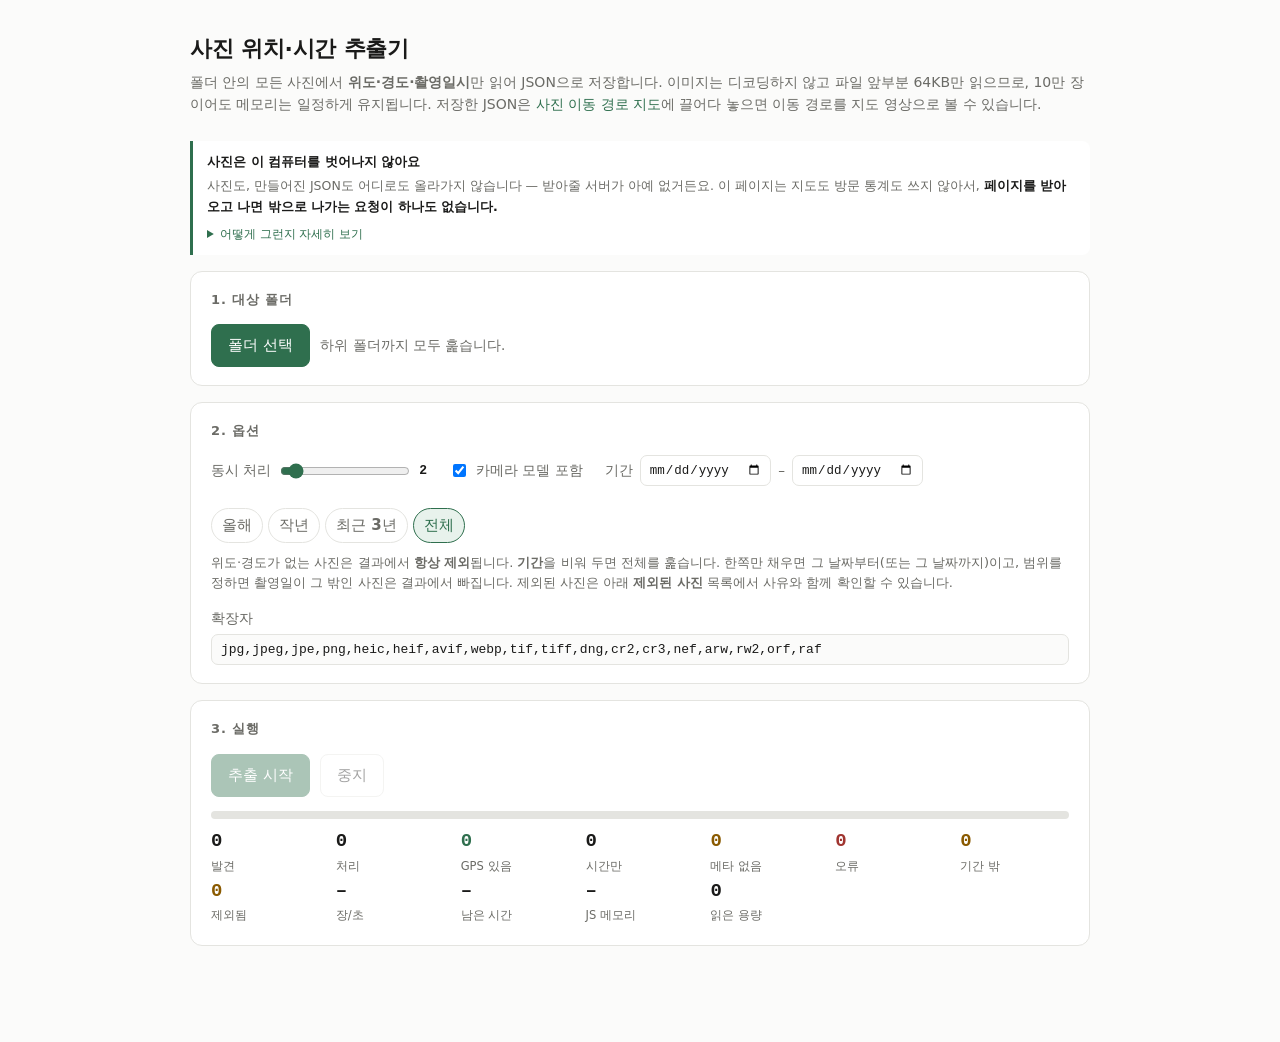
<file: photo-geo-extractor.html>
<!doctype html>
<html lang="ko">
<head>
<meta charset="utf-8">
<meta name="viewport" content="width=device-width,initial-scale=1">
<title>사진 위치·시간 추출기</title>
<style>
:root{
  color-scheme:light dark;
  --bg:#fbfbfa; --panel:#fff; --ink:#1a1a19; --dim:#6b6b66; --line:#e4e4e0;
  --accent:#2f6f4e; --accent-soft:#e8f2ec; --warn:#8a5a00; --err:#a03530;
  --mono:ui-monospace,SFMono-Regular,Menlo,Consolas,monospace;
}
@media (prefers-color-scheme:dark){:root{
  --bg:#16171a; --panel:#1e2024; --ink:#e9e9e6; --dim:#95958e; --line:#2e3137;
  --accent:#6fbf95; --accent-soft:#1e2f27; --warn:#d6a44a; --err:#e07a72;
}}
*{box-sizing:border-box}
body{margin:0;background:var(--bg);color:var(--ink);
  font:15px/1.55 -apple-system,BlinkMacSystemFont,"Pretendard","Apple SD Gothic Neo","Malgun Gothic",system-ui,sans-serif;}
.wrap{max-width:940px;margin:0 auto;padding:32px 20px 80px}
h1{font-size:22px;margin:0 0 6px;letter-spacing:-.01em}
.sub{color:var(--dim);font-size:14px;margin:0 0 26px}
.card{background:var(--panel);border:1px solid var(--line);border-radius:12px;padding:18px 20px;margin-bottom:16px}
.card h2{font-size:13px;text-transform:uppercase;letter-spacing:.07em;color:var(--dim);margin:0 0 14px;font-weight:600}
button{font:inherit;font-weight:550;padding:9px 16px;border-radius:8px;border:1px solid var(--line);
  background:var(--panel);color:var(--ink);cursor:pointer}
button:hover:not(:disabled){border-color:var(--dim)}
button:disabled{opacity:.4;cursor:default}
button.primary{background:var(--accent);border-color:var(--accent);color:#fff}
@media (prefers-color-scheme:dark){button.primary{color:#10241a}}
.row{display:flex;gap:10px;align-items:center;flex-wrap:wrap}
.pathchip{font:12px/1.4 var(--mono);background:var(--accent-soft);color:var(--accent);
  padding:5px 10px;border-radius:6px;word-break:break-all}
label.opt{display:flex;gap:7px;align-items:center;font-size:13.5px;color:var(--dim);cursor:pointer}
input[type=range]{width:130px;accent-color:var(--accent)}
input[type=text]{font:13px var(--mono);padding:7px 9px;border:1px solid var(--line);border-radius:7px;
  background:var(--bg);color:var(--ink);width:100%}
.bar{height:8px;background:var(--line);border-radius:99px;overflow:hidden;margin:14px 0 10px}
.bar>i{display:block;height:100%;width:0;background:var(--accent);transition:width .25s ease}
.stats{display:grid;grid-template-columns:repeat(auto-fit,minmax(108px,1fr));gap:2px 16px}
.stat b{display:block;font:600 19px/1.3 var(--mono);letter-spacing:-.02em}
.stat span{font-size:11.5px;color:var(--dim)}
.stat.warn b{color:var(--warn)} .stat.err b{color:var(--err)} .stat.good b{color:var(--accent)}
pre.log{font:11.5px/1.6 var(--mono);background:var(--bg);border:1px solid var(--line);border-radius:8px;
  padding:10px 12px;max-height:190px;overflow:auto;margin:12px 0 0;white-space:pre-wrap;color:var(--dim)}
table{width:100%;border-collapse:collapse;font:12px/1.5 var(--mono);margin-top:4px}
th,td{text-align:left;padding:5px 8px;border-bottom:1px solid var(--line);white-space:nowrap;
  overflow:hidden;text-overflow:ellipsis;max-width:230px}
th{color:var(--dim);font-weight:600;font-size:11px;text-transform:uppercase;letter-spacing:.05em}
.note{font-size:13px;color:var(--dim);margin-top:12px}
.note code{font:12px var(--mono);background:var(--bg);padding:1px 5px;border-radius:4px;border:1px solid var(--line)}
.hide{display:none}
input[type=date]{font:12.5px var(--mono);padding:6px 8px;border:1px solid var(--line);
  border-radius:7px;background:var(--panel);color:var(--ink);color-scheme:inherit}
.chips{display:inline-flex;gap:5px;flex-wrap:wrap}
.chip{padding:5px 10px;font:600 11.5px/1.2 inherit;cursor:pointer;
  border:1px solid var(--line);border-radius:999px;background:var(--panel);color:var(--dim)}
.chip:hover{border-color:var(--dim);color:var(--ink)}
.chip.on{background:var(--accent-soft);border-color:var(--accent);color:var(--accent)}
.gobtn{display:inline-block;background:var(--accent);color:#fff;text-decoration:none;
  font-size:13.5px;font-weight:600;padding:10px 18px;border-radius:9px;white-space:nowrap}
.gobtn:hover{opacity:.9;text-decoration:none}
.gobar{position:fixed;left:0;right:0;bottom:0;z-index:30;display:flex;gap:16px;
  align-items:center;justify-content:center;flex-wrap:wrap;padding:12px 18px;
  background:var(--panel);border-top:1px solid var(--line);box-shadow:0 -2px 16px rgba(0,0,0,.07)}
.gobar .txt{font-size:13px;color:var(--dim)}
.gobar.hide{display:none}       /* .hide 보다 뒤에 오므로 display를 다시 눌러줘야 한다 */
.gobar .txt b{color:var(--ink);font-weight:600}
@media (max-width:560px){.gobar{gap:9px;padding:10px 14px}.gobar .txt{font-size:12px}}
body.hasgo .wrap{padding-bottom:130px}
.banner{border-left:3px solid var(--warn);background:var(--panel);padding:10px 14px;border-radius:0 8px 8px 0;
  font-size:13.5px;color:var(--dim);margin-bottom:16px}
.privacy-note{border-left:3px solid var(--accent);background:var(--panel);padding:10px 14px;border-radius:0 8px 8px 0;
  font-size:12.5px;color:var(--dim);margin:0 0 16px;line-height:1.65}
.privacy-note>b{display:block;color:var(--ink);font-size:13px;margin-bottom:3px}
.privacy-note p{margin:2px 0}
.privacy-note b{color:var(--ink);font-weight:600}
.privacy-note details{margin-top:8px}
.privacy-note summary{font-size:12px;color:var(--accent);cursor:pointer}
.privacy-note .pbody{margin-top:9px;padding-top:9px;border-top:1px solid var(--line)}
.privacy-note .pbody p{margin:0 0 10px}
.privacy-note .pbody p:last-child{margin-bottom:0}
a{color:var(--accent);text-decoration:none}
a:hover{text-decoration:underline}
</style>
</head>
<body>
<div class="wrap">
  <h1>사진 위치·시간 추출기</h1>
  <p class="sub">폴더 안의 모든 사진에서 <b>위도·경도·촬영일시</b>만 읽어 JSON으로 저장합니다.
     이미지는 디코딩하지 않고 파일 앞부분 64KB만 읽으므로, 10만 장이어도 메모리는 일정하게 유지됩니다.
     저장한 JSON은 <a href="index.html">사진 이동 경로 지도</a>에 끌어다 놓으면 이동 경로를 지도 영상으로 볼 수 있습니다.</p>

  <div class="privacy-note" role="note">
    <b>사진은 이 컴퓨터를 벗어나지 않아요</b>
    <p>사진도, 만들어진 JSON도 어디로도 올라가지 않습니다 — 받아줄 서버가 아예 없거든요.
      이 페이지는 지도도 방문 통계도 쓰지 않아서, <b>페이지를 받아오고 나면 밖으로 나가는 요청이 하나도 없습니다.</b></p>
    <details>
      <summary>어떻게 그런지 자세히 보기</summary>
      <div class="pbody">
        <p><b>사진을 어떻게 읽나요?</b><br>
          사진 파일의 앞부분 64KB만 살짝 읽어서 촬영 위치와 시각만 꺼냅니다. 사진을 열어 보지도, 고치지도,
          어디로 보내지도 않아요. 전부 이 브라우저 안에서 끝나고, 탭을 닫으면 읽은 내용도 같이 사라집니다.
          브라우저에 남는 기록도 없어요.</p>
        <p><b>정말 아무것도 안 나가나요?</b><br>
          네. 이 페이지에는 지도도, 방문 통계 스크립트도, 외부 라이브러리도 없습니다.
          궁금하시면 페이지를 연 다음 인터넷을 끄고 추출해 보세요 — 그대로 다 됩니다.
          (호스팅 서버의 접속 기록에 "이 페이지를 열었다"가 남을 수 있는데, 이건 어떤 웹사이트든 똑같습니다.)</p>
        <p><b>저장되는 파일</b><br>
          저장 버튼을 눌렀을 때만 다운로드 폴더에 만들어집니다.
          <code>photos-geo.json</code>에는 사진 경로·위도·경도·촬영 시각이,
          <code>photos-excluded.tsv</code>에는 좌표가 없어 빠진 사진의 경로가 들어갑니다.
          카메라 모델은 아래 옵션의 <b>카메라 모델 포함</b> 체크를 꺼서 뺄 수 있어요.</p>
        <p><b>이 파일은 남에게 주지 마세요.</b>
          <code>photos-geo.json</code>에는 위도·경도가 소수점까지 그대로 들어 있습니다. 사진 한 장의 좌표만으로도
          집 문 앞이 찍히고, 촬영 시각까지 함께 있어 언제 어디에 있었는지가 다 읽힙니다.
          <code>photos-excluded.tsv</code>에는 사진의 폴더·파일 이름이 들어가는데, 여기에 사람 이름이나
          여행지가 적혀 있는 경우가 많아요.
          보여줄 일이 있으면 JSON 대신 <b>지도 페이지에서 만든 영상</b>을 주세요 — 기본 지도 배경으로 만든
          영상에는 도로도 지명도 찍히지 않아서 훨씬 덜 드러납니다.</p>
      </div>
    </details>
  </div>

  <div id="compat" class="banner hide"></div>

  <div class="card">
    <h2>1. 대상 폴더</h2>
    <div class="row">
      <button id="pick" class="primary">폴더 선택</button>
      <button id="pickFallback" class="hide">폴더 선택 (호환 모드)</button>
      <input id="fbInput" type="file" webkitdirectory multiple class="hide">
      <span id="pickInfo" style="color:var(--dim);font-size:13.5px">하위 폴더까지 모두 훑습니다.</span>
    </div>
    <div id="pathChip" class="pathchip hide" style="margin-top:12px"></div>
  </div>

  <div class="card">
    <h2>2. 옵션</h2>
    <div class="row" style="gap:22px">
      <label class="opt">동시 처리 <input id="workers" type="range" min="1" max="16" value="6">
        <b id="workersN" style="font:600 13px var(--mono);color:var(--ink)">6</b></label>
      <label class="opt"><input id="wantModel" type="checkbox" checked> 카메라 모델 포함</label>
      <label class="opt">기간
        <input id="dFrom" type="date" title="시작 날짜">
        <span>–</span>
        <input id="dTo" type="date" title="끝 날짜">
      </label>
      <span class="chips" id="rangeChips">
        <button type="button" class="chip" data-r="this">올해</button>
        <button type="button" class="chip" data-r="last">작년</button>
        <button type="button" class="chip" data-r="3y">최근 3년</button>
        <button type="button" class="chip on" data-r="all">전체</button>
      </span>
    </div>
    <div class="note" style="margin-top:10px">위도·경도가 없는 사진은 결과에서 <b>항상 제외</b>됩니다.
      <b>기간</b>을 비워 두면 전체를 훑습니다. 한쪽만 채우면 그 날짜부터(또는 그 날짜까지)이고,
      범위를 정하면 촬영일이 그 밖인 사진은 결과에서 빠집니다.
      제외된 사진은 아래 <b>제외된 사진</b> 목록에서 사유와 함께 확인할 수 있습니다.</div>
    <div style="margin-top:14px">
      <label class="opt" style="display:block;margin-bottom:6px">확장자</label>
      <input id="exts" type="text" value="jpg,jpeg,jpe,png,heic,heif,avif,webp,tif,tiff,dng,cr2,cr3,nef,arw,rw2,orf,raf">
    </div>
  </div>

  <div class="card">
    <h2>3. 실행</h2>
    <div class="row">
      <button id="run" class="primary" disabled>추출 시작</button>
      <button id="stop" disabled>중지</button>
      <span id="phase" style="color:var(--dim);font-size:13.5px"></span>
    </div>
    <div class="bar"><i id="barFill"></i></div>
    <div class="stats">
      <div class="stat"><b id="sScanned">0</b><span>발견</span></div>
      <div class="stat"><b id="sDone">0</b><span>처리</span></div>
      <div class="stat good"><b id="sGps">0</b><span>GPS 있음</span></div>
      <div class="stat"><b id="sTime">0</b><span>시간만</span></div>
      <div class="stat warn"><b id="sNone">0</b><span>메타 없음</span></div>
      <div class="stat err"><b id="sErr">0</b><span>오류</span></div>
      <div class="stat warn"><b id="sRange">0</b><span>기간 밖</span></div>
      <div class="stat warn"><b id="sSkip">0</b><span>제외됨</span></div>
      <div class="stat"><b id="sRate">–</b><span>장/초</span></div>
      <div class="stat"><b id="sEta">–</b><span>남은 시간</span></div>
      <div class="stat"><b id="sHeap">–</b><span>JS 메모리</span></div>
      <div class="stat"><b id="sRead">0</b><span>읽은 용량</span></div>
    </div>
    <pre id="log" class="log hide"></pre>
    <div class="row hide" id="dlRow" style="margin-top:14px">
      <button id="dlJson" class="primary">JSON 내려받기</button>
      <button id="dlErr">오류 목록 내려받기</button>
    </div>
    <div class="row hide" id="mapRow" style="margin-top:16px">
      <a class="gobtn" href="index.html">지도 그리는 페이지로 이동 →</a>
      <span style="color:var(--dim);font-size:13px">저장한 JSON을 끌어다 놓으면 이동 경로가 그려집니다.</span>
    </div>
  </div>

  <div class="card hide" id="previewCard">
    <h2>미리보기 (앞 20건)</h2>
    <div style="overflow-x:auto"><table id="preview">
      <thead><tr><th>path</th><th>lat</th><th>lon</th><th>taken</th><th>tz</th></tr></thead><tbody></tbody></table></div>
    <div class="note">저장 형식: <code>[{"path","lat","lon","alt","taken","tz","takenUtc","gpsUtc","model","size"}, …]</code>
      — 값이 없는 필드는 생략됩니다. <code>taken</code>은 카메라 로컬 시각, <code>gpsUtc</code>는 GPS가 기록한 UTC입니다.</div>
  </div>

  <div class="card hide" id="excludedCard">
    <h2>제외된 사진 <span id="exCount" style="text-transform:none;letter-spacing:0"></span></h2>
    <div style="overflow-x:auto"><table id="excluded">
      <thead><tr><th>path</th><th>사유</th><th>촬영일시</th></tr></thead><tbody></tbody></table></div>
    <div class="note" id="exNote"></div>
    <div class="row" style="margin-top:12px"><button id="dlExcluded">제외 목록 내려받기</button></div>
  </div>
</div>

<div id="goBar" class="gobar hide">
  <span class="txt"><b>JSON 추출이 끝났습니다.</b> 이제 지도에 이동 경로를 그릴 수 있어요.</span>
  <a class="gobtn" href="index.html">지도 그리는 페이지로 이동 →</a>
</div>

<script type="text/js-worker" id="core">
/* exifcore.js — dependency-free extractor for GPS + capture time only.
 * Supports: JPEG, HEIC/HEIF/AVIF (ISOBMFF), PNG (eXIf), WebP (EXIF), TIFF/DNG.
 * Never decodes pixels. Reads only the metadata bytes.
 *
 * Entry point: locateTiff(buffer)  -> {tiff:n} | {fetch:{offset,length}} | {need:n} | {none:reason}
 *              readTags(buffer, tiffStart) -> record | {need:n}
 */
'use strict';

var TYPE_SIZE = { 1: 1, 2: 1, 3: 2, 4: 4, 5: 8, 6: 1, 7: 1, 8: 2, 9: 4, 10: 8, 11: 4, 12: 8 };

/* ---------- bounds-checked view ---------- */
function Buf(dv) { this.dv = dv; this.len = dv.byteLength; this.over = false; this.little = false; }
Buf.prototype.fits = function (o, n) {
  if (o < 0 || n < 0 || o + n > this.len) { this.over = true; return false; }
  return true;
};
Buf.prototype.u8 = function (o) { return this.fits(o, 1) ? this.dv.getUint8(o) : 0; };
Buf.prototype.u16 = function (o, le) { return this.fits(o, 2) ? this.dv.getUint16(o, le === undefined ? this.little : le) : 0; };
Buf.prototype.u32 = function (o, le) { return this.fits(o, 4) ? this.dv.getUint32(o, le === undefined ? this.little : le) : 0; };
Buf.prototype.i32 = function (o, le) { return this.fits(o, 4) ? this.dv.getInt32(o, le === undefined ? this.little : le) : 0; };
Buf.prototype.str = function (o, n) {
  if (!this.fits(o, n)) return '';
  var s = '';
  for (var i = 0; i < n; i++) { var c = this.dv.getUint8(o + i); if (c === 0) break; s += String.fromCharCode(c); }
  return s;
};
Buf.prototype.tag4 = function (o) {
  if (!this.fits(o, 4)) return '';
  return String.fromCharCode(this.dv.getUint8(o), this.dv.getUint8(o + 1), this.dv.getUint8(o + 2), this.dv.getUint8(o + 3));
};

/* ---------- container scanners ---------- */
// Each returns: {tiff}, {fetch}, {need}, or {none}

function scanJpeg(b) {
  var off = 2;
  while (off + 4 <= b.len) {
    if (b.dv.getUint8(off) !== 0xff) { off++; continue; }          // resync on padding
    var m = b.dv.getUint8(off + 1);
    if (m === 0xff) { off++; continue; }                            // fill byte
    if (m === 0xd8 || m === 0x01 || (m >= 0xd0 && m <= 0xd7)) { off += 2; continue; }
    if (m === 0xda || m === 0xd9) return { none: 'no-exif' };       // reached image data
    var len = b.dv.getUint16(off + 2, false);
    if (len < 2) return { none: 'bad-jpeg' };
    if (m === 0xe1 && off + 10 <= b.len && b.tag4(off + 4) === 'Exif') return { tiff: off + 10 };
    off += 2 + len;
  }
  return { need: Math.max(off + 16, b.len * 2) };
}

function scanPng(b) {
  var off = 8;
  while (off + 8 <= b.len) {
    var clen = b.dv.getUint32(off, false);
    var type = b.tag4(off + 4);
    if (type === 'eXIf') {
      var p = off + 8;
      if (b.tag4(p) === 'Exif') p += 6;
      return { tiff: p };
    }
    if (type === 'IDAT' || type === 'IEND') return { none: 'no-exif' };
    if (clen > 0x7fffffff) return { none: 'bad-png' };
    off += 12 + clen;
  }
  return { need: Math.max(off + 16, b.len * 2) };
}

function scanWebp(b) {
  var off = 12;
  while (off + 8 <= b.len) {
    var type = b.tag4(off);
    var clen = b.dv.getUint32(off + 4, true);
    if (type === 'EXIF') {
      var p = off + 8;
      if (b.tag4(p) === 'Exif') p += 6;
      return { tiff: p };
    }
    if (clen > 0x7fffffff) return { none: 'bad-webp' };
    off += 8 + clen + (clen & 1);
  }
  return { need: Math.max(off + 16, b.len * 2) };
}

/* --- ISOBMFF (HEIC / HEIF / AVIF) --- */
function eachBox(b, start, end, cb) {
  var off = start;
  while (off + 8 <= end) {
    var size = b.dv.getUint32(off, false);
    var type = b.tag4(off + 4);
    var hdr = 8;
    if (size === 1) {
      if (!b.fits(off + 8, 8)) return;
      size = b.dv.getUint32(off + 8, false) * 4294967296 + b.dv.getUint32(off + 12, false);
      hdr = 16;
    } else if (size === 0) {
      size = end - off;
    }
    if (size < hdr || off + size > end) { b.over = true; return; }
    if (cb(type, off + hdr, off + size) === false) return;
    off += size;
  }
}

function readN(b, off, n) {
  if (n === 0) return 0;
  if (n === 4) return b.u32(off, false);
  if (n === 8) return b.u32(off, false) * 4294967296 + b.u32(off + 4, false);
  if (n === 2) return b.u16(off, false);
  return 0;
}

function scanIsobmff(b) {
  var exifItemId = -1, meta = null;

  eachBox(b, 0, b.len, function (type, s, e) {
    if (type === 'meta') { meta = [s + 4, e]; return false; }   // meta is a FullBox
  });
  if (!meta) return b.over ? { need: b.len * 4 } : { none: 'no-meta' };

  // iinf -> find the item whose type is 'Exif'
  eachBox(b, meta[0], meta[1], function (type, s, e) {
    if (type !== 'iinf') return;
    var ver = b.u8(s);
    var p = s + 4 + (ver === 0 ? 2 : 4);
    eachBox(b, p, e, function (t2, s2) {
      if (t2 !== 'infe') return;
      var v2 = b.u8(s2);
      var q = s2 + 4;
      var id = v2 < 3 ? b.u16(q, false) : b.u32(q, false);
      q += v2 < 3 ? 2 : 4;
      q += 2;                                    // protection_index
      if (v2 >= 2 && b.tag4(q) === 'Exif') { exifItemId = id; return false; }
    });
    return false;
  });
  if (exifItemId < 0) return b.over ? { need: b.len * 4 } : { none: 'no-exif' };

  // iloc -> byte range of that item
  var found = null;
  eachBox(b, meta[0], meta[1], function (type, s) {
    if (type !== 'iloc') return;
    var ver = b.u8(s);
    var p = s + 4;
    var sz1 = b.u8(p), sz2 = b.u8(p + 1); p += 2;
    var offSize = sz1 >> 4, lenSize = sz1 & 15, baseSize = sz2 >> 4, idxSize = (ver === 1 || ver === 2) ? (sz2 & 15) : 0;
    var count;
    if (ver < 2) { count = b.u16(p, false); p += 2; } else { count = b.u32(p, false); p += 4; }
    for (var i = 0; i < count && !b.over; i++) {
      var id;
      if (ver < 2) { id = b.u16(p, false); p += 2; } else { id = b.u32(p, false); p += 4; }
      var construction = 0;
      if (ver === 1 || ver === 2) { construction = b.u16(p, false) & 15; p += 2; }
      p += 2;                                                     // data_reference_index
      var base = readN(b, p, baseSize); p += baseSize;
      var extents = b.u16(p, false); p += 2;
      for (var j = 0; j < extents; j++) {
        p += idxSize;
        var eo = readN(b, p, offSize); p += offSize;
        var el = readN(b, p, lenSize); p += lenSize;
        if (id === exifItemId && found === null && construction === 0) found = { offset: base + eo, length: el || 65536 };
      }
    }
    return false;
  });
  if (!found) return b.over ? { need: b.len * 4 } : { none: 'no-exif' };

  // Already inside the buffer we hold? then no extra read needed.
  if (found.offset + 8 <= b.len) return { tiff: exifPayloadToTiff(b, found.offset) };
  return { fetch: { offset: found.offset, length: Math.min(found.length + 8, 4 << 20) } };
}

// HEIF Exif item payload: u32 header-offset, then (usually) "Exif\0\0", then TIFF.
function exifPayloadToTiff(b, off) {
  var skip = b.u32(off, false);
  if (skip > 1024) skip = 0;
  var p = off + 4 + skip;
  if (b.tag4(p) === 'Exif') p += 6;
  return p;
}

/* ---------- format dispatch ---------- */
function locateTiff(arrayBuffer) {
  var b = new Buf(new DataView(arrayBuffer));
  if (b.len < 16) return { none: 'too-small' };
  var a = b.dv.getUint8(0), c = b.dv.getUint8(1);

  if (a === 0xff && c === 0xd8) return scanJpeg(b);
  if (a === 0x89 && c === 0x50 && b.dv.getUint8(2) === 0x4e && b.dv.getUint8(3) === 0x47) return scanPng(b);
  if (b.tag4(0) === 'RIFF' && b.tag4(8) === 'WEBP') return scanWebp(b);
  if ((a === 0x49 && c === 0x49) || (a === 0x4d && c === 0x4d)) return { tiff: 0 };   // TIFF / DNG / CR2
  if (b.tag4(4) === 'ftyp') return scanIsobmff(b);
  return { none: 'unsupported' };
}

/* ---------- TIFF / IFD ---------- */
var T = {
  DATETIME: 0x0132, EXIF_IFD: 0x8769, GPS_IFD: 0x8825,
  DT_ORIG: 0x9003, DT_DIGI: 0x9004, OFFSET_ORIG: 0x9011, OFFSET: 0x9010, SUBSEC: 0x9291,
  MAKE: 0x010f, MODEL: 0x0110
};
var G = { LAT_REF: 1, LAT: 2, LON_REF: 3, LON: 4, ALT_REF: 5, ALT: 6, TIME: 7, DATE: 0x001d };

function readValue(b, type, count, off) {
  var size = TYPE_SIZE[type];
  if (!size || count > 100000) return null;
  if (type === 2) return b.str(off, count);
  var out = [];
  for (var i = 0; i < count; i++) {
    var p = off + i * size;
    switch (type) {
      case 1: case 7: out.push(b.u8(p)); break;
      case 3: out.push(b.u16(p)); break;
      case 4: out.push(b.u32(p)); break;
      case 9: out.push(b.i32(p)); break;
      case 5: { var n = b.u32(p), d = b.u32(p + 4); out.push(d ? n / d : 0); break; }
      case 10: { var n2 = b.i32(p), d2 = b.i32(p + 4); out.push(d2 ? n2 / d2 : 0); break; }
      default: return null;
    }
  }
  return count === 1 && type !== 2 ? out[0] : out;
}

function readIFD(b, tiff, ifdOff, want, out) {
  if (ifdOff <= 0) return;
  var base = tiff + ifdOff;
  var n = b.u16(base);
  if (b.over || n === 0 || n > 512) return;
  for (var i = 0; i < n; i++) {
    var e = base + 2 + i * 12;
    var tag = b.u16(e);
    if (!want[tag]) continue;
    var type = b.u16(e + 2), count = b.u32(e + 4);
    var size = TYPE_SIZE[type];
    if (!size) continue;
    var bytes = size * count;
    var voff = bytes <= 4 ? e + 8 : tiff + b.u32(e + 8);
    var v = readValue(b, type, count, voff);
    if (v !== null && v !== '') out[tag] = v;
  }
}

var WANT_IFD0 = {}; WANT_IFD0[T.DATETIME] = 1; WANT_IFD0[T.EXIF_IFD] = 1; WANT_IFD0[T.GPS_IFD] = 1;
WANT_IFD0[T.MAKE] = 1; WANT_IFD0[T.MODEL] = 1;
var WANT_EXIF = {}; WANT_EXIF[T.DT_ORIG] = 1; WANT_EXIF[T.DT_DIGI] = 1;
WANT_EXIF[T.OFFSET_ORIG] = 1; WANT_EXIF[T.OFFSET] = 1; WANT_EXIF[T.SUBSEC] = 1;
var WANT_GPS = {}; [G.LAT_REF, G.LAT, G.LON_REF, G.LON, G.ALT_REF, G.ALT, G.TIME, G.DATE].forEach(function (k) { WANT_GPS[k] = 1; });

function dms(v, ref) {
  if (v == null) return null;
  var a = Array.isArray(v) ? v : [v, 0, 0];
  var d = (a[0] || 0) + (a[1] || 0) / 60 + (a[2] || 0) / 3600;
  if (!isFinite(d)) return null;
  if (ref === 'S' || ref === 'W') d = -d;
  return Math.round(d * 1e7) / 1e7;
}

function normDate(s) {                       // "2023:05:14 09:23:41" -> "2023-05-14T09:23:41"
  if (typeof s !== 'string') return null;
  var m = s.trim().match(/^(\d{4})[:\-](\d{2})[:\-](\d{2})[ T](\d{2}):(\d{2}):(\d{2})/);
  if (!m) return null;
  if (m[1] === '0000') return null;
  return m[1] + '-' + m[2] + '-' + m[3] + 'T' + m[4] + ':' + m[5] + ':' + m[6];
}

function readTags(arrayBuffer, tiffStart) {
  var b = new Buf(new DataView(arrayBuffer));
  var bo = b.u16(tiffStart, false);
  if (bo !== 0x4949 && bo !== 0x4d4d) return { bad: 'not-tiff' };
  b.little = bo === 0x4949;
  if (b.u16(tiffStart + 2) !== 42) return { bad: 'not-tiff' };
  var ifd0 = b.u32(tiffStart + 4);
  if (b.over) return { need: arrayBuffer.byteLength * 4 };

  var m0 = {}; readIFD(b, tiffStart, ifd0, WANT_IFD0, m0);
  var me = {}; if (m0[T.EXIF_IFD]) readIFD(b, tiffStart, m0[T.EXIF_IFD], WANT_EXIF, me);
  var mg = {}; if (m0[T.GPS_IFD]) readIFD(b, tiffStart, m0[T.GPS_IFD], WANT_GPS, mg);

  var r = {};
  var lat = dms(mg[G.LAT], mg[G.LAT_REF]);
  var lon = dms(mg[G.LON], mg[G.LON_REF]);
  if (lat !== null && lon !== null && !(lat === 0 && lon === 0) && Math.abs(lat) <= 90 && Math.abs(lon) <= 180) {
    r.lat = lat; r.lon = lon;
    if (typeof mg[G.ALT] === 'number' && isFinite(mg[G.ALT])) {
      r.alt = Math.round((mg[G.ALT_REF] === 1 ? -mg[G.ALT] : mg[G.ALT]) * 100) / 100;
    }
  }

  var taken = normDate(me[T.DT_ORIG]) || normDate(me[T.DT_DIGI]) || normDate(m0[T.DATETIME]);
  if (taken) {
    r.taken = taken;
    var off = me[T.OFFSET_ORIG] || me[T.OFFSET];
    if (typeof off === 'string' && /^[+\-]\d{2}:\d{2}$/.test(off.trim())) r.tz = off.trim();
  }

  // GPS timestamp is always UTC — the only trustworthy absolute time
  if (typeof mg[G.DATE] === 'string' && Array.isArray(mg[G.TIME])) {
    var d = mg[G.DATE].trim().replace(/:/g, '-').slice(0, 10);
    var t = mg[G.TIME];
    if (/^\d{4}-\d{2}-\d{2}$/.test(d) && d.slice(0, 4) !== '0000') {
      var pad = function (x) { x = Math.floor(x || 0); return (x < 10 ? '0' : '') + x; };
      r.gpsUtc = d + 'T' + pad(t[0]) + ':' + pad(t[1]) + ':' + pad(t[2]) + 'Z';
    }
  }

  if (b.over && r.lat === undefined && r.taken === undefined) return { need: arrayBuffer.byteLength * 4 };
  if (r.lat === undefined && r.taken === undefined && r.gpsUtc === undefined) return { empty: true };

  if (m0[T.MODEL]) r.model = String(m0[T.MODEL]).trim().slice(0, 64);
  return r;
}

/* ---------- driver: progressive read with retries ----------
 * read(offset, length) must resolve to an ArrayBuffer.
 * Reads 64KB first; only grows when the metadata provably lies further in.
 */
var HEAD0 = 65536;
var HEAD_MAX = 8 << 20;

function extract(read, fileSize) {
  var want = Math.min(HEAD0, fileSize);
  var rounds = 0;

  function attempt(buf) {
    var loc = locateTiff(buf);

    if (loc.fetch) {
      if (loc.fetch.offset + 8 > fileSize) return Promise.resolve({ skip: 'bad-offset' });
      var len = Math.min(loc.fetch.length, fileSize - loc.fetch.offset);
      return read(loc.fetch.offset, len).then(function (b2) {
        var t = exifPayloadToTiff(new Buf(new DataView(b2)), 0);
        var r2 = readTags(b2, t);
        return r2.need ? { skip: 'truncated' } : r2;
      });
    }

    if (loc.tiff !== undefined) {
      var r = readTags(buf, loc.tiff);
      if (!r.need) return Promise.resolve(r);
      loc = { need: r.need };
    }

    if (loc.need && buf.byteLength < fileSize && buf.byteLength < HEAD_MAX && rounds < 4) {
      rounds++;
      want = Math.min(Math.max(loc.need, buf.byteLength * 4), fileSize, HEAD_MAX);
      if (want <= buf.byteLength) return Promise.resolve({ skip: 'truncated' });
      return read(0, want).then(attempt);
    }
    return Promise.resolve(loc.none ? { skip: loc.none } : (loc.need ? { skip: 'truncated' } : loc));
  }

  return read(0, want).then(attempt);
}

if (typeof module !== 'undefined' && module.exports) {
  module.exports = { locateTiff: locateTiff, readTags: readTags, extract: extract };
}

</script>

<script>
'use strict';
const CORE_SRC = document.getElementById('core').textContent;
const core = (new Function(CORE_SRC + '\nreturn {extract:extract};'))();

const WORKER_GLUE = `
self.onmessage = function(e){
  var d = e.data;
  var run = function(f){
    var got = 0;
    var read = function(off, len){ got += len; return f.slice(off, off+len).arrayBuffer(); };
    return extract(read, f.size).then(function(r){ r.__size = f.size; r.__read = got; return r; });
  };
  var p = d.file ? Promise.resolve(d.file) : d.h.getFile();
  p.then(run).then(function(r){ self.postMessage({id:d.id, path:d.path, r:r}); })
   .catch(function(err){ self.postMessage({id:d.id, path:d.path, r:{skip:'error', err:String(err && err.message || err)}}); });
};`;

const $ = id => document.getElementById(id);
const HAS_FS = typeof window.showDirectoryPicker === 'function' && typeof window.showSaveFilePicker === 'function';

/* ---------------- state ---------------- */
let dirHandle = null, fileList = null, running = false, abort = false;
let stats, errors = [], previewRows = 0, memResults = null;
let excluded = [], excludedRows = 0, excludedTotal = 0;

/* 촬영일. 카메라가 기록한 로컬 시각을 먼저 본다 — 사람이 "언제 찍은 사진"이라고
   말할 때 뜻하는 건 UTC가 아니라 찍은 그 자리의 날짜다.
   ISO(YYYY-MM-DD)로 맞춰 두면 문자열 비교만으로 범위를 판정할 수 있다. */
function photoDate(r) {
  const s = r.taken || r.gpsUtc;
  const m = typeof s === 'string' && /^\d{4}-\d{2}-\d{2}/.exec(s);
  return m ? m[0] : '';
}
function inDateRange(r, lo, hi) {
  const d = photoDate(r);
  return !!d && d >= lo && d <= hi;   // 촬영일을 모르는 사진은 범위를 걸었을 때 제외한다
}

/* 자주 쓰는 기간을 한 번에 집는 버튼 */
function setRangeChip(kind) {
  const y = new Date().getFullYear(), F = $('dFrom'), T = $('dTo');
  if (kind === 'all')       { F.value = '';                T.value = ''; }
  else if (kind === 'this') { F.value = y + '-01-01';      T.value = y + '-12-31'; }
  else if (kind === 'last') { F.value = (y - 1) + '-01-01'; T.value = (y - 1) + '-12-31'; }
  else if (kind === '3y')   { F.value = (y - 2) + '-01-01'; T.value = y + '-12-31'; }
  markRangeChips(kind);
}
function markRangeChips(kind) {
  $('rangeChips').querySelectorAll('.chip').forEach(c => c.classList.toggle('on', c.dataset.r === kind));
}
const EX_KEEP = 5000;   // 목록으로 보관할 최대 건수 (메모리 상한)
const EX_ROWS = 200;    // 화면에 그릴 최대 행 수

if (!HAS_FS) {
  $('compat').classList.remove('hide');
  $('compat').innerHTML = '이 브라우저는 <b>File System Access API</b>를 지원하지 않아 호환 모드로 동작합니다 ' +
    '(Chrome·Edge 권장). 호환 모드에서는 파일 목록을 한 번에 메모리에 올리므로 폴더 선택 단계에서 수십 초 멈출 수 있고, ' +
    '결과는 마지막에 한 번에 내려받습니다.';
  $('pick').classList.add('hide');
  $('pickFallback').classList.remove('hide');
}
$('workers').oninput = e => $('workersN').textContent = e.target.value;
$('workers').value = Math.min(16, Math.max(2, (navigator.hardwareConcurrency || 4)));
$('workersN').textContent = $('workers').value;

$('pick').onclick = async () => {
  try {
    dirHandle = await window.showDirectoryPicker({ id: 'photoscan', mode: 'read' });
    $('pathChip').textContent = dirHandle.name + '/';
    $('pathChip').classList.remove('hide');
    $('run').disabled = false;
    $('pickInfo').textContent = '';
  } catch (e) { if (e.name !== 'AbortError') alert('폴더를 열 수 없습니다: ' + e.message); }
};
$('pickFallback').onclick = () => $('fbInput').click();
$('fbInput').onchange = e => {
  fileList = Array.from(e.target.files || []);
  $('pathChip').textContent = fileList.length.toLocaleString() + '개 파일';
  $('pathChip').classList.remove('hide');
  $('run').disabled = fileList.length === 0;
};
$('rangeChips').onclick = e => {
  const b = e.target.closest('button[data-r]');
  if (b) setRangeChip(b.dataset.r);
};
$('dFrom').oninput = $('dTo').oninput = () => {
  // 직접 날짜를 만지면 버튼 강조는 풀어 준다 (비워 두면 '전체')
  markRangeChips(!$('dFrom').value && !$('dTo').value ? 'all' : '');
};
$('stop').onclick = () => { abort = true; $('phase').textContent = '중지하는 중…'; };
$('run').onclick = () => start().catch(e => { logLine('치명적 오류: ' + e.message); finishUI(); });

/* ---------------- helpers ---------------- */
const sleep = ms => new Promise(r => setTimeout(r, ms));
const fmt = n => n.toLocaleString('ko-KR');
function bytes(n){ const u=['B','KB','MB','GB','TB']; let i=0; while(n>=1024&&i<u.length-1){n/=1024;i++;} return n.toFixed(n<10&&i?1:0)+u[i]; }
function hhmmss(s){ if(!isFinite(s)||s<0) return '–'; s=Math.round(s);
  const h=Math.floor(s/3600),m=Math.floor(s%3600/60),x=s%60;
  return (h?h+':'+String(m).padStart(2,'0'):m)+':'+String(x).padStart(2,'0'); }
function logLine(s){ const el=$('log'); el.classList.remove('hide');
  el.textContent += s + '\n'; if(el.textContent.length>60000) el.textContent = el.textContent.slice(-40000);
  el.scrollTop = el.scrollHeight; }

function makeWorkerPool(n){
  let src;
  try {
    src = URL.createObjectURL(new Blob([CORE_SRC + WORKER_GLUE], { type: 'text/javascript' }));
    const w = new Worker(src);
    const pool = [w];
    for (let i = 1; i < n; i++) pool.push(new Worker(src));
    pool.forEach(x => x.inflight = 0);
    return { pool, src };
  } catch (e) {
    if (src) URL.revokeObjectURL(src);
    return null;   // file:// or blocked — caller falls back to main thread
  }
}

/* ---------------- directory walk ---------------- */
async function* walk(dir, exts, prefix, depth){
  if (depth > 24) return;
  for await (const [name, h] of dir.entries()) {
    if (abort) return;
    if (name.charCodeAt(0) === 46 || name === '@eaDir' || name === '#recycle') continue;
    const p = prefix ? prefix + '/' + name : name;
    if (h.kind === 'directory') { yield* walk(h, exts, p, depth + 1); continue; }
    const d = name.lastIndexOf('.');
    if (d < 0) continue;
    if (!exts.has(name.slice(d + 1).toLowerCase())) continue;
    yield { h, path: p };
  }
}

/* ---------------- output writer ---------------- */
function makeWriter(writable){
  let parts = [], size = 0, first = true, chain = Promise.resolve();
  const push = s => { parts.push(s); size += s.length; if (size > 1 << 20) flush(); };
  const flush = () => { if (!parts.length) return; const s = parts.join(''); parts = []; size = 0;
    chain = chain.then(() => writable ? writable.write(s) : (memResults.push(s), undefined)); };
  return {
    open(){ push('[\n'); },
    add(rec){ push((first ? '' : ',\n') + JSON.stringify(rec)); first = false; },
    async close(){ push('\n]\n'); flush(); await chain; if (writable) await writable.close(); }
  };
}

/* ---------------- main ---------------- */
async function start(){
  running = true; abort = false; errors = []; previewRows = 0; memResults = null;
  excluded = []; excludedRows = 0; excludedTotal = 0;
  $('run').disabled = true; $('pick').disabled = true; $('pickFallback').disabled = true;
  $('stop').disabled = false; $('dlRow').classList.add('hide'); $('dlJson').classList.remove('hide');
  $('mapRow').classList.add('hide'); $('goBar').classList.add('hide'); document.body.classList.remove('hasgo');
  $('log').textContent = ''; $('log').classList.add('hide');
  $('preview').tBodies[0].innerHTML = ''; $('previewCard').classList.add('hide');
  $('excluded').tBodies[0].innerHTML = ''; $('excludedCard').classList.add('hide');
  stats = { scanned: 0, done: 0, gps: 0, timeOnly: 0, none: 0, err: 0, outRange: 0, read: 0, t0: performance.now() };

  const exts = new Set($('exts').value.split(',').map(s => s.trim().toLowerCase()).filter(Boolean));
  const wantModel = $('wantModel').checked;
  // 촬영 기간 — 비워 두면 제한 없음. 뒤집어 넣어도 알아서 바로잡는다.
  let dLo = $('dFrom').value, dHi = $('dTo').value;
  if (dLo && dHi && dLo > dHi) { const t = dLo; dLo = dHi; dHi = t;
    $('dFrom').value = dLo; $('dTo').value = dHi; }
  const rangeLimited = !!(dLo || dHi);
  if (!dLo) dLo = '0000-00-00';
  if (!dHi) dHi = '9999-99-99';
  const N = parseInt($('workers').value, 10);

  // --- output target ---
  let writable = null;
  if (HAS_FS) {
    $('phase').textContent = '저장 위치를 선택하세요…';
    let fh;
    try {
      fh = await window.showSaveFilePicker({
        suggestedName: (dirHandle ? dirHandle.name.replace(/[^\w가-힣.-]+/g,'_') : 'photos') + '-geo.json',
        startIn: dirHandle || undefined,
        types: [{ description: 'JSON', accept: { 'application/json': ['.json'] } }]
      });
    } catch (e) { $('phase').textContent = '취소됨'; return finishUI(); }
    writable = await fh.createWritable();
  } else {
    memResults = [];
  }

  const out = makeWriter(writable);
  out.open();

  // --- worker pool ---
  const wp = makeWorkerPool(N);
  let mainThreadMode = !wp;
  if (mainThreadMode) logLine('워커를 만들 수 없어 단일 스레드로 처리합니다. (file:// 로 열면 발생합니다 — 웹서버로 열면 훨씬 빨라집니다)');
  const pool = wp ? wp.pool : [];
  const INFLIGHT = 3;

  // --- job queue ---
  let queue = [], head = 0, scanDone = false, nextId = 1;
  const jobs = new Map();
  let resolveAll, allDone = new Promise(r => resolveAll = r);

  function onResult(path, r){
    stats.done++;
    stats.read += r.__read || 0;
    if (r.skip === 'error') {
      stats.err++;
      if (errors.length < 5000) errors.push({ path, err: r.err });
      addExcluded(path, '읽기 오류: ' + (r.err || ''), '');
    }
    else if (r.skip || r.empty) { stats.none++; addExcluded(path, '메타데이터 없음', ''); }
    else if (r.lat === undefined) {
      stats.timeOnly++;
      addExcluded(path, '좌표 없음 (촬영일시만 있음)', r.taken || r.gpsUtc || '');
    }
    else if (rangeLimited && !inDateRange(r, dLo, dHi)) {
      stats.outRange++;
      const d = photoDate(r);
      addExcluded(path, '기간 밖' + (d ? ' (' + d + ')' : ' (촬영일시 없음)'),
                  r.taken || r.gpsUtc || '');
    }
    else {
      stats.gps++;
      const rec = { path, lat: r.lat, lon: r.lon };
      if (r.alt !== undefined) rec.alt = r.alt;
      if (r.taken) { rec.taken = r.taken; if (r.tz) { rec.tz = r.tz; rec.takenUtc = toUtc(r.taken, r.tz); } }
      if (r.gpsUtc) rec.gpsUtc = r.gpsUtc;
      if (wantModel && r.model) rec.model = r.model;
      if (r.__size) rec.size = r.__size;
      out.add(rec);
      if (previewRows < 20) { addPreview(rec); previewRows++; }
    }
    pump();
  }

  if (wp) pool.forEach(w => {
    w.onmessage = e => { w.inflight--; jobs.delete(e.data.id); onResult(e.data.path, e.data.r); };
    w.onerror = e => { w.inflight = Math.max(0, w.inflight - 1); logLine('워커 오류: ' + e.message); pump(); };
  });

  let mainBusy = 0;
  function pump(){
    if (abort) { head = queue.length; if (idle()) resolveAll(); return; }
    if (mainThreadMode) {
      while (mainBusy < 4 && head < queue.length) {
        const it = queue[head++]; mainBusy++;
        (it.file ? Promise.resolve(it.file) : it.h.getFile())
          .then(f => { let got = 0;
            return core.extract((o, l) => { got += l; return f.slice(o, o + l).arrayBuffer(); }, f.size)
              .then(r => (r.__size = f.size, r.__read = got, r)); })
          .catch(err => ({ skip: 'error', err: String(err && err.message || err) }))
          .then(r => { mainBusy--; onResult(it.path, r); });
      }
    } else {
      outer:
      for (let i = 0; i < pool.length; i++) {
        const w = pool[i];
        while (w.inflight < INFLIGHT && head < queue.length) {
          const it = queue[head];
          const id = nextId++;
          try {
            w.postMessage(it.h ? { id, h: it.h, path: it.path } : { id, file: it.file, path: it.path });
          } catch (err) {
            mainThreadMode = true;
            logLine('워커로 파일을 넘길 수 없어 단일 스레드로 전환합니다: ' + (err && err.message));
            break outer;
          }
          head++; jobs.set(id, 1); w.inflight++;
        }
      }
      if (mainThreadMode) return pump();
    }
    if (head > 8192) { queue = queue.slice(head); head = 0; }
    if (idle()) resolveAll();
  }
  const idle = () => scanDone && head >= queue.length &&
    mainBusy === 0 && pool.every(w => w.inflight === 0);

  // --- producer ---
  $('phase').textContent = '스캔 중…';
  const timer = setInterval(paint, 200);
  (async () => {
    try {
      if (dirHandle) {
        for await (const it of walk(dirHandle, exts, '', 0)) {
          queue.push(it); stats.scanned++;
          if (stats.scanned % 64 === 0) { pump(); if (queue.length - head > 20000) await sleep(25); }
          if (abort) break;
        }
      } else {
        for (const f of fileList) {
          const name = f.name, d = name.lastIndexOf('.');
          if (d < 0 || !exts.has(name.slice(d + 1).toLowerCase())) continue;
          if (name.charCodeAt(0) === 46) continue;
          queue.push({ file: f, path: f.webkitRelativePath || name }); stats.scanned++;
          if (stats.scanned % 256 === 0) { pump(); if (queue.length - head > 20000) await sleep(25); }
          if (abort) break;
        }
      }
    } catch (e) { logLine('스캔 오류: ' + e.message); }
    scanDone = true; $('phase').textContent = abort ? '중지됨' : '처리 중…';
    try { pump(); } catch (e) { logLine('처리 오류: ' + e.message); abort = true; head = queue.length; resolveAll(); }
  })();

  await allDone;
  clearInterval(timer);
  await out.close();
  if (wp) { pool.forEach(w => w.terminate()); URL.revokeObjectURL(wp.src); }
  paint();

  const secs = (performance.now() - stats.t0) / 1000;
  $('phase').textContent = (abort ? '중지됨 — ' : '완료 — ') + fmt(stats.done) + '장 / ' + hhmmss(secs) +
    (writable ? ' · 파일로 저장됨' : '');
  if (!writable) $('dlRow').classList.remove('hide');
  else if (errors.length) { $('dlRow').classList.remove('hide'); $('dlJson').classList.add('hide'); }
  if (previewRows) $('previewCard').classList.remove('hide');
  if (stats.gps) { $('mapRow').classList.remove('hide'); $('goBar').classList.remove('hide'); document.body.classList.add('hasgo'); }
  finishExcludedUI();
  logLine('저장 ' + fmt(stats.gps) + '장 · 제외 ' + fmt(excludedTotal) + '장'
    + (stats.outRange ? ' (기간 밖 ' + fmt(stats.outRange) + '장 포함)' : ''));
  logLine('총 ' + fmt(stats.done) + '장 · GPS ' + fmt(stats.gps) + ' · 시간만 ' + fmt(stats.timeOnly) +
          ' · 메타없음 ' + fmt(stats.none) + ' · 오류 ' + fmt(stats.err) +
          ' · 실제 읽은 용량 ' + bytes(stats.read) + ' · ' + (stats.done / secs).toFixed(0) + '장/초');
  errors.slice(0, 12).forEach(e => logLine('  ! ' + e.path + ' — ' + e.err));
  finishUI();
}

function finishUI(){
  running = false;
  $('run').disabled = false; $('pick').disabled = false; $('pickFallback').disabled = false; $('stop').disabled = true;
}

function toUtc(taken, tz){
  const m = /^([+\-])(\d{2}):(\d{2})$/.exec(tz); if (!m) return undefined;
  const sign = m[1] === '-' ? 1 : -1;
  const t = Date.parse(taken + 'Z'); if (isNaN(t)) return undefined;
  return new Date(t + sign * ((+m[2]) * 3600 + (+m[3]) * 60) * 1000).toISOString().replace('.000', '');
}

function addExcluded(path, reason, taken){
  excludedTotal++;
  if (excluded.length < EX_KEEP) excluded.push({ path, reason, taken });
  if (excludedRows < EX_ROWS) {
    const tb = $('excluded').tBodies[0], tr = tb.insertRow();
    [path, reason, taken].forEach(v => { const td = tr.insertCell(); td.textContent = v; td.title = v; });
    excludedRows++;
    $('excludedCard').classList.remove('hide');
  }
  $('exCount').textContent = '(' + fmt(excludedTotal) + '장)';
}

function finishExcludedUI(){
  if (!excludedTotal) { $('excludedCard').classList.add('hide'); return; }
  $('excludedCard').classList.remove('hide');
  $('exCount').textContent = '(' + fmt(excludedTotal) + '장)';
  let note = '위도·경도가 없어 JSON에 담기지 않은 사진입니다. ' +
    '좌표 없음 ' + fmt(stats.timeOnly) + '장 · 메타데이터 없음 ' + fmt(stats.none) + '장 · 읽기 오류 ' + fmt(stats.err) + '장.';
  if (excludedRows < excludedTotal) note += ' 화면에는 앞 ' + fmt(excludedRows) + '장만 표시했습니다';
  if (excludedTotal > EX_KEEP) note += ' (내려받기 파일에는 앞 ' + fmt(EX_KEEP) + '장까지만 기록됩니다)';
  note += '.';
  $('exNote').textContent = note;
}

function addPreview(r){
  const tb = $('preview').tBodies[0], tr = tb.insertRow();
  [r.path, r.lat ?? '', r.lon ?? '', r.taken ?? '', r.tz ?? ''].forEach(v => {
    const td = tr.insertCell(); td.textContent = v; td.title = v;
  });
}

let lastPaint = 0, lastDone = 0, rate = 0;
function paint(){
  const now = performance.now(), dt = (now - lastPaint) / 1000;
  if (dt > 0.4) {
    const r = (stats.done - lastDone) / dt;
    rate = rate ? rate * 0.7 + r * 0.3 : r;
    lastPaint = now; lastDone = stats.done;
  }
  $('sScanned').textContent = fmt(stats.scanned);
  $('sDone').textContent = fmt(stats.done);
  $('sGps').textContent = fmt(stats.gps);
  $('sTime').textContent = fmt(stats.timeOnly);
  $('sNone').textContent = fmt(stats.none);
  $('sErr').textContent = fmt(stats.err);
  $('sRange').textContent = fmt(stats.outRange);
  $('sSkip').textContent = fmt(excludedTotal);
  $('sRate').textContent = rate ? rate.toFixed(0) : '–';
  $('sEta').textContent = rate > 1 ? hhmmss((stats.scanned - stats.done) / rate) : '–';
  $('sRead').textContent = bytes(stats.read);
  if (performance.memory) $('sHeap').textContent = bytes(performance.memory.usedJSHeapSize);
  $('barFill').style.width = (stats.scanned ? Math.min(100, stats.done / stats.scanned * 100) : 0) + '%';
}

$('dlJson').onclick = () => {
  const blob = new Blob(memResults || [], { type: 'application/json' });
  const a = document.createElement('a');
  a.href = URL.createObjectURL(blob); a.download = 'photos-geo.json'; a.click();
  setTimeout(() => URL.revokeObjectURL(a.href), 4000);
};
$('dlExcluded').onclick = () => {
  const body = excluded.map(e => [e.path, e.reason, e.taken].join('\t')).join('\n');
  const blob = new Blob(['path\treason\ttaken\n' + body + '\n'], { type: 'text/tab-separated-values' });
  const a = document.createElement('a');
  a.href = URL.createObjectURL(blob); a.download = 'photos-excluded.tsv'; a.click();
  setTimeout(() => URL.revokeObjectURL(a.href), 4000);
};
$('dlErr').onclick = () => {
  const blob = new Blob([errors.map(e => JSON.stringify(e)).join('\n')], { type: 'text/plain' });
  const a = document.createElement('a');
  a.href = URL.createObjectURL(blob); a.download = 'photos-errors.ndjson'; a.click();
  setTimeout(() => URL.revokeObjectURL(a.href), 4000);
};
</script>
</body>
</html>
</file>
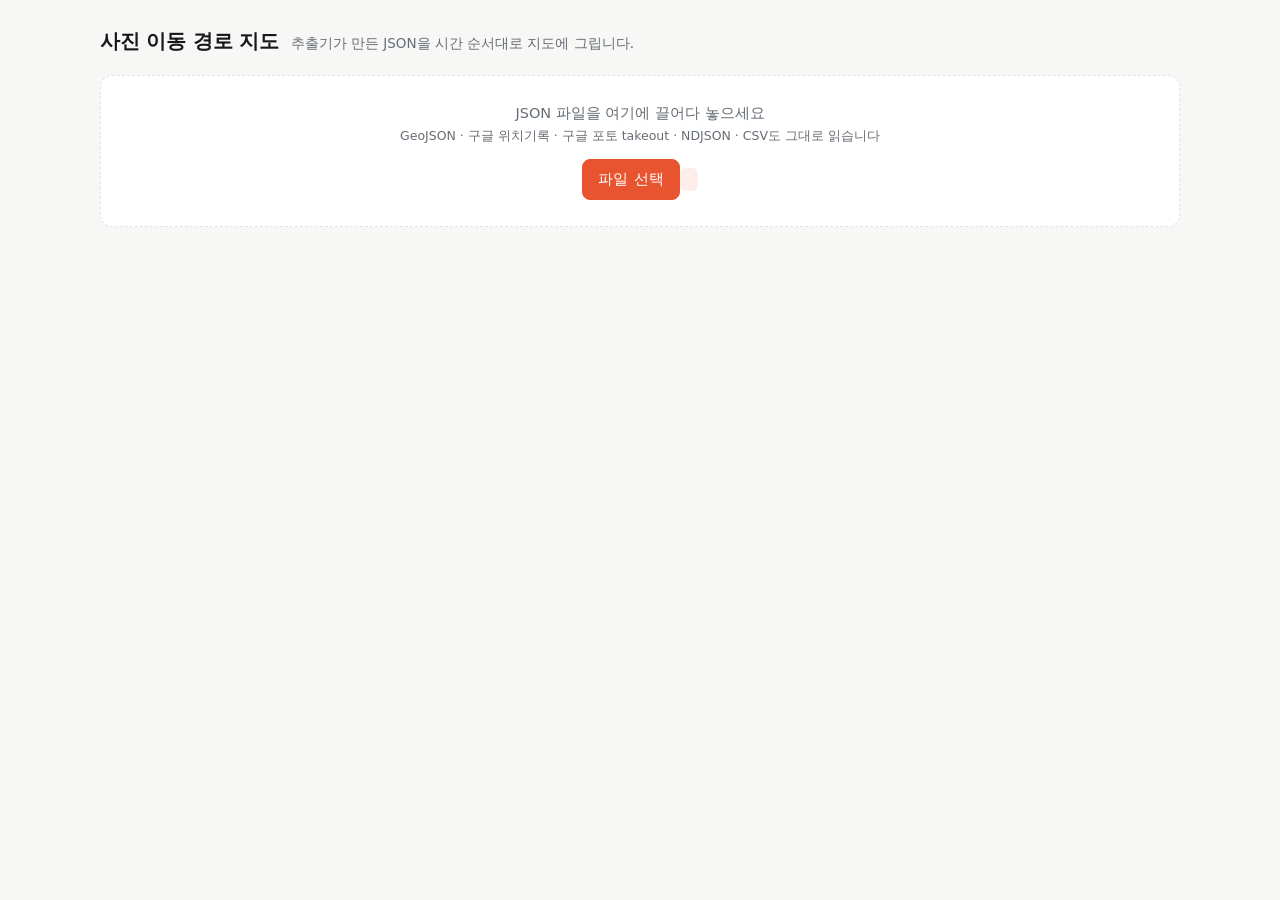
<file: photo-map.html>
<!doctype html>
<html lang="ko">
<head>
<meta charset="utf-8">
<meta name="viewport" content="width=device-width,initial-scale=1">
<title>사진 이동 경로 지도</title>
<link rel="stylesheet" href="photo-map.css">
</head>
<body>
<div class="wrap">
  <header>
    <h1>사진 이동 경로 지도</h1>
    <p>추출기가 만든 JSON을 시간 순서대로 지도에 그립니다.</p>
  </header>

  <div id="drop">
    <div class="big">JSON 파일을 여기에 끌어다 놓으세요<br><span style="font-size:12.5px">GeoJSON · 구글 위치기록 · 구글 포토 takeout · NDJSON · CSV도 그대로 읽습니다</span></div>
    <button id="dropBtn" class="primary">파일 선택</button>
    <span id="fileName"></span>
    <input id="file" type="file" accept=".json,.ndjson,.geojson,.csv,.tsv,.txt,application/json,text/plain">
  </div>

  <div id="report" class="report hide"></div>
  <div id="status" class="status hide"></div>

  <div id="panel" class="hide">
    <div id="stage" class="vert">
      <canvas id="map"></canvas>
      <div id="tip" class="hide"></div>
      <div id="wheelHint">Ctrl + 휠로 지도를 확대·축소합니다</div>
    </div>

    <canvas id="timeline"></canvas>

    <div class="bar">
      <button id="play" class="primary">▶ 재생</button>
      <button id="fit">전체 보기</button>
      <div class="sep"></div>
      <label class="opt">길이 <input id="dur" type="range" min="5" max="60" value="12" step="1">
        <b id="durN" style="font:600 12px var(--mono);color:var(--ink)">12초</b></label>
      <select id="mode" title="시간 배분 방식">
        <option value="smooth">이동 거리에 맞춰</option>
        <option value="even">사진 순서대로</option>
        <option value="real">실제 시간 흐름</option>
      </select>
      <label class="opt" id="emphWrap">이동 강조 <input id="emph" type="range" min="0" max="100" value="50">
        <b id="emphN" style="font:600 12px var(--mono);color:var(--ink)">50%</b></label>
      <select id="camera" title="카메라">
        <option value="auto">자동 줌</option>
        <option value="follow">따라가기 (축척 고정)</option>
        <option value="fixed">고정</option>
      </select>
      <label class="opt">확대 <input id="zoom" type="range" min="0" max="5" step="0.5" value="3.5">
        <b id="zoomN" style="font:600 12px var(--mono);color:var(--ink)">11배</b></label>
    </div>

    <div class="bar">
      <select id="base" title="지도 배경">
        <option value="light">밝은 지도</option>
        <option value="dark">어두운 지도</option>
        <option value="voyager">컬러 지도</option>
        <option value="osm">OpenStreetMap</option>
        <option value="none">내장 벡터 (오프라인)</option>
      </select>
      <select id="theme" title="테마">
        <option value="light">라이트</option>
        <option value="dark">다크</option>
      </select>
      <label class="opt">경로 색 <input id="routeColor" type="color" value="#e8542f"></label>
      <button id="colorReset" title="테마 기본색으로 되돌리기" style="padding:8px 10px">↺</button>
      <label class="opt"><input id="glow" type="checkbox" checked> 경로 글로우</label>
      <label class="opt"><input id="curve" type="checkbox" checked> 부드러운 선</label>
      <label class="opt"><input id="labels" type="checkbox" checked> 도시 이름</label>
      <div class="sep"></div>
      <label class="opt"><input id="vertical" type="checkbox" checked> 세로 9:16</label>
      <button id="record">● 영상 저장</button>
      <button id="png">PNG 저장</button>
    </div>

    <div id="stats"></div>

    <details>
      <summary>타일 서버 직접 지정 (사내망·자체 호스팅용)</summary>
      <div class="bar">
        <input id="customUrl" type="text" placeholder="https://내서버/tiles/{z}/{x}/{y}.png" spellcheck="false">
      </div>
    </details>

    <p class="note">
      <b>이동 거리에 맞춰</b>는 사진 한 장에 같은 시간을 주는 대신, 멀리 이동한 구간에 화면 시간을 더 줍니다.
      골목 150m와 대륙 횡단 10,000km가 같은 속도로 지나가 순간이동처럼 보이는 걸 막습니다.
      <b>이동 강조</b>를 올릴수록 이동 구간이 길어지고, 0으로 내리면 사진 순서 균등과 같아집니다.<br>
      <b>자동 줌</b>은 지금 지점 주변만 화면에 담습니다. 도시 안을 걸을 땐 골목까지 들어가고,
      비행 직전에 미리 넓어졌다가 착륙하면 다시 들어갑니다.
      지도를 드래그하거나 <b>Ctrl+휠</b>로 확대하면 자동 줌이 꺼집니다 — 휠만 굴리면 페이지가 스크롤됩니다.<br>
      <b>비행 구간</b>은 점선입니다 — 300km를 넘거나 시속 200km를 넘는 이동을 골라냅니다.<br>
      <b>지도 배경</b>은 모두 저작자 표시만 지키면 쇼츠·릴스에 올려도 되는 소스만 담았습니다. <b>경로 색</b>을 고르면 선·방문지 점·현재 위치가 한 번에 바뀝니다 (↺로 테마 기본색 복귀).
      <b>부드러운 선</b>을 켜면 꺾인 경로를 곡선으로 다듬어 그립니다. 사진 지점은 전부 지나갑니다.<br>
      <b>파일 형식</b>은 가리지 않습니다. 키 이름과 중첩 구조를 스스로 찾아서 위경도·시각을 뽑아내고,
      무엇을 어떤 키에서 읽었는지 위에 표시합니다. 잘못 읽었으면 거기서 바로 보입니다.
      위경도가 뒤바뀐 파일은 자동으로 되돌리고, 시간대 표기가 없는 로컬 시각은 오프셋 필드가 있으면 환산합니다.<br>
      <b>영상 저장</b>은 브라우저가 지원하면 mp4(H.264)로 나와서 릴스·쇼츠에 바로 올릴 수 있고,
      지원하지 않는 브라우저에서만 webm으로 나옵니다. 저장 후 안내 문구에서 어느 쪽인지 알려줍니다.
      타일 지도를 쓸 때 저장이 막히면 배경을 <b>내장 벡터</b>로 바꾸면 항상 됩니다.
    </p>
  </div>
</div>

<script src="photo-map.ingest.js"></script>
<script src="photo-map.data.js"></script>
<script src="photo-map.geo.js"></script>
<script src="photo-map.render.js"></script>
<script src="photo-map.app.js"></script>
</body>
</html>
</file>
<file: photo-map.css>
:root{
  color-scheme:light;
  --bg:#f7f7f6; --panel:#fff; --ink:#16181a; --dim:#666d74; --line:#e3e4e1;
  --accent:#e8542f; --accent-soft:#fdeee9; --warn:#8a5a00; --safe:#2f7d55;
  --shadow:0 1px 2px rgba(0,0,0,.05),0 8px 24px rgba(0,0,0,.06);
  --mono:ui-monospace,SFMono-Regular,Menlo,Consolas,monospace;
}
body[data-theme=dark]{
  color-scheme:dark;
  --bg:#101317; --panel:#191d22; --ink:#eceef0; --dim:#949ba2; --line:#282e35;
  --accent:#ff7a52; --accent-soft:#2a1a14; --warn:#e0a34c; --safe:#63bd8d;
  --shadow:0 1px 2px rgba(0,0,0,.4),0 8px 24px rgba(0,0,0,.35);
}
@media (prefers-color-scheme:dark){
  body:not([data-theme=light]){
    color-scheme:dark;
    --bg:#101317; --panel:#191d22; --ink:#eceef0; --dim:#949ba2; --line:#282e35;
    --accent:#ff7a52; --accent-soft:#2a1a14; --warn:#e0a34c; --safe:#63bd8d;
    --shadow:0 1px 2px rgba(0,0,0,.4),0 8px 24px rgba(0,0,0,.35);
  }
}
*{box-sizing:border-box}
body{margin:0;background:var(--bg);color:var(--ink);
  font:15px/1.55 -apple-system,BlinkMacSystemFont,"Pretendard","Apple SD Gothic Neo","Malgun Gothic",system-ui,sans-serif}
.wrap{max-width:1120px;margin:0 auto;padding:26px 20px 60px}
header{display:flex;align-items:baseline;gap:12px;flex-wrap:wrap;margin-bottom:18px}
h1{font-size:20px;margin:0;letter-spacing:-.01em}
header p{margin:0;color:var(--dim);font-size:13.5px}
.privacy-note{font-size:12.5px;color:var(--dim);background:var(--panel);border-left:3px solid var(--safe);
  padding:10px 14px;border-radius:0 8px 8px 0;margin-bottom:16px;line-height:1.65}
.privacy-note>b{display:block;color:var(--ink);font-size:13px;margin-bottom:3px}
.privacy-note p{margin:2px 0}
.privacy-note b{color:var(--ink);font-weight:600}
.privacy-note details{margin-top:8px}
.privacy-note summary{font-size:12px;color:var(--accent)}
.privacy-note .pbody{margin-top:9px;padding-top:9px;border-top:1px solid var(--line)}
.privacy-note .pbody p{margin:0 0 10px}
.privacy-note .pbody p:last-child{margin-bottom:0}
.privacy-note .pbody ul{margin:0 0 10px;padding-left:17px}
.privacy-note .pbody li{margin:0 0 7px}

#drop{border:1.5px dashed var(--line);border-radius:12px;padding:26px;text-align:center;
  background:var(--panel);transition:border-color .15s,background .15s;margin-bottom:16px}
#drop.over{border-color:var(--accent);background:var(--accent-soft)}
#drop.loaded{padding:12px 16px;text-align:left;display:flex;align-items:center;gap:12px}
#drop.loaded .big{display:none}
#drop .big{font-size:14.5px;color:var(--dim);margin-bottom:12px}
#drop .big a{display:inline-block;margin-top:10px;font-size:12.5px;color:var(--accent);text-decoration:none}
#drop .big a:hover{text-decoration:underline}
#fileName{font:12.5px var(--mono);color:var(--accent);background:var(--accent-soft);padding:4px 9px;border-radius:6px}
input[type=file]{display:none}

button{font:inherit;font-weight:550;padding:8px 15px;border-radius:8px;border:1px solid var(--line);
  background:var(--panel);color:var(--ink);cursor:pointer;white-space:nowrap}
button:hover{border-color:var(--dim)}
button.primary{background:var(--accent);border-color:var(--accent);color:#fff}
button.rec{background:#c62828;border-color:#c62828;color:#fff}
#rangeBar{margin-top:-2px}
input[type=date]{font:12.5px var(--mono);padding:6px 8px;border:1px solid var(--line);
  border-radius:7px;background:var(--panel);color:var(--ink);color-scheme:inherit}
.chips{display:inline-flex;gap:5px;flex-wrap:wrap}
.chip{padding:5px 10px;font-size:11.5px;font-weight:600;line-height:1.2;
  border:1px solid var(--line);border-radius:999px;background:var(--panel);color:var(--dim)}
.chip:hover{border-color:var(--dim);color:var(--ink)}
.chip.on{background:var(--accent-soft);border-color:var(--accent);color:var(--accent)}
.basenote .warm{display:block;margin-top:6px}
#durAuto{padding:5px 9px;font-size:11.5px;font-weight:600;
  color:var(--accent);background:var(--accent-soft);border-color:var(--accent-soft)}
#durAuto:hover{border-color:var(--accent)}

#stage{position:relative;border-radius:14px;overflow:hidden;background:#dfe6ec;
  box-shadow:var(--shadow);height:min(66vh,620px);height:min(66svh,620px);margin-bottom:10px}
/* 세로 무대: 높이 기준으로 폭을 정하되, 좁은 화면에선 폭이 화면을 넘지 않게 잘라낸다 */
#stage.vert{height:auto;aspect-ratio:9/16;margin-inline:auto;
  width:min(100%,calc(min(80vh,880px)*9/16));width:min(100%,calc(min(80svh,880px)*9/16))}
#map{width:100%;height:100%;display:block;cursor:grab;touch-action:none}
#tip{position:absolute;pointer-events:none;transform:translate(-50%,-100%);
  background:var(--panel);border:1px solid var(--line);border-radius:8px;padding:7px 10px;
  box-shadow:var(--shadow);font:12px/1.5 var(--mono);max-width:320px;z-index:5}
#tip b{display:block;font:600 12.5px/1.5 var(--mono);color:var(--ink)}
#tip b span{color:var(--dim);font-weight:400}
#tip>span{display:block;color:var(--dim)}
#tip .pth{margin-top:3px;word-break:break-all;color:var(--dim);opacity:.8}
#wheelHint{position:absolute;inset:0;display:flex;align-items:center;justify-content:center;text-align:center;
  padding:20px;background:rgba(18,20,23,.42);color:#fff;font-size:15px;font-weight:600;z-index:6;
  opacity:0;transition:opacity .25s;pointer-events:none}
#wheelHint.show{opacity:1}

#timeline{width:100%;height:74px;display:block;cursor:ew-resize;margin-bottom:14px;touch-action:none}

.bar{display:flex;gap:9px;align-items:center;flex-wrap:wrap;margin-bottom:14px}
.sep{width:1px;height:22px;background:var(--line)}
.opt{display:flex;gap:6px;align-items:center;font-size:13px;color:var(--dim);cursor:pointer;white-space:nowrap}
select,input[type=text]{font:13px inherit;padding:7px 9px;border:1px solid var(--line);border-radius:7px;
  background:var(--panel);color:var(--ink)}
input[type=text]{font-family:var(--mono);font-size:11.5px;flex:1;min-width:200px}
input[type=range]{width:110px;accent-color:var(--accent)}
input[type=checkbox]{accent-color:var(--accent)}
/* 경로 색 견본. 고른 것은 테두리를 한 겹 둘러 표시한다 — 색 위에 체크를 얹으면
   밝은 색에서는 보이고 어두운 색에서는 묻힌다. */
.swatches{display:inline-flex;gap:5px}
.swatch{width:24px;height:24px;padding:0;border:1px solid var(--line);border-radius:7px;cursor:pointer}
.swatch:hover{border-color:var(--dim)}
.swatch[aria-pressed=true]{border-color:var(--panel);box-shadow:0 0 0 2px var(--ink)}

#stats{display:grid;grid-template-columns:repeat(auto-fit,minmax(132px,1fr));gap:14px;
  background:var(--panel);border:1px solid var(--line);border-radius:12px;padding:18px 20px}
.st b{display:block;font:600 18px/1.35 var(--mono);letter-spacing:-.02em}
.st span{font-size:11.5px;color:var(--dim)}
.st:first-child b{color:var(--accent);font-size:21px}

.status{font-size:13px;color:var(--dim);background:var(--panel);border-left:3px solid var(--accent);
  padding:9px 13px;border-radius:0 8px 8px 0;margin-bottom:14px}
.status.bad{border-left-color:#c62828;color:var(--ink)}
.report{font-size:12.5px;color:var(--dim);background:var(--panel);border:1px solid var(--line);
  border-radius:9px;padding:9px 13px;margin-bottom:14px;line-height:1.9}
.report b{color:var(--accent);font:600 13px var(--mono)}
.report code{font:11.5px var(--mono);background:var(--bg);padding:2px 6px;border-radius:5px;
  border:1px solid var(--line);color:var(--ink)}
.report .skip{color:var(--warn,#8a5a00)}
.report details{margin-top:0}                 /* 범용 details의 12px 마진 상쇄 */
.report .more{margin-left:8px;font-size:11.5px;opacity:.8}
.report details[open] .more{display:none}
.report .rbody{margin-top:7px;padding-top:7px;border-top:1px solid var(--line)}
.hide{display:none}
details{margin-top:12px}
summary{font-size:12.5px;color:var(--dim);cursor:pointer}
details .bar{margin:10px 0 0}
.basenote{font-size:12.5px;line-height:1.7;padding:9px 12px;border-radius:8px;margin:-4px 0 14px;
  border-left:3px solid var(--line);background:var(--panel);color:var(--dim)}
.basenote b{color:var(--ink);font-weight:600}
.basenote.off{border-left-color:var(--safe)}
.basenote.on{border-left-color:var(--warn)}

.note{font-size:12.5px;color:var(--dim);margin-top:12px;line-height:1.7}
.note p{margin:8px 0 0}

/* ============================ 반응형: 좁은 화면 (폰) ============================ */
@media (max-width:640px){
  .wrap{padding:14px 12px 44px}
  h1{font-size:18px}
  header{gap:8px;margin-bottom:12px}
  header p{font-size:12.5px}
  #drop{padding:18px 14px}
  #drop.loaded{flex-wrap:wrap;gap:8px}

  .bar{gap:8px}
  .sep{display:none}
  .bar select{flex:1 1 45%;min-width:0}
  /* 슬라이더 줄은 한 줄을 통째로 쓰고, 체크박스는 두 개씩 나란히 */
  .opt{flex:1 1 100%;justify-content:space-between}
  label.opt:has(input[type=checkbox]){flex:1 1 46%;justify-content:flex-start}
  input[type=range]{flex:1;width:auto;min-width:80px}
  .bar button{flex:1 1 auto;padding:10px 12px}
  .swatch{flex:0 0 auto}
  /* iOS 사파리는 글자가 16px보다 작은 입력에 포커스하면 화면을 강제 확대한다 */
  select,input[type=text]{font-size:16px}

  #timeline{height:60px;margin-bottom:10px}
  #stats{padding:14px 16px;gap:10px}
  .st b{font-size:16px}
  .st:first-child b{font-size:18px}
  #tip{max-width:min(240px,72vw)}
}
</file>
